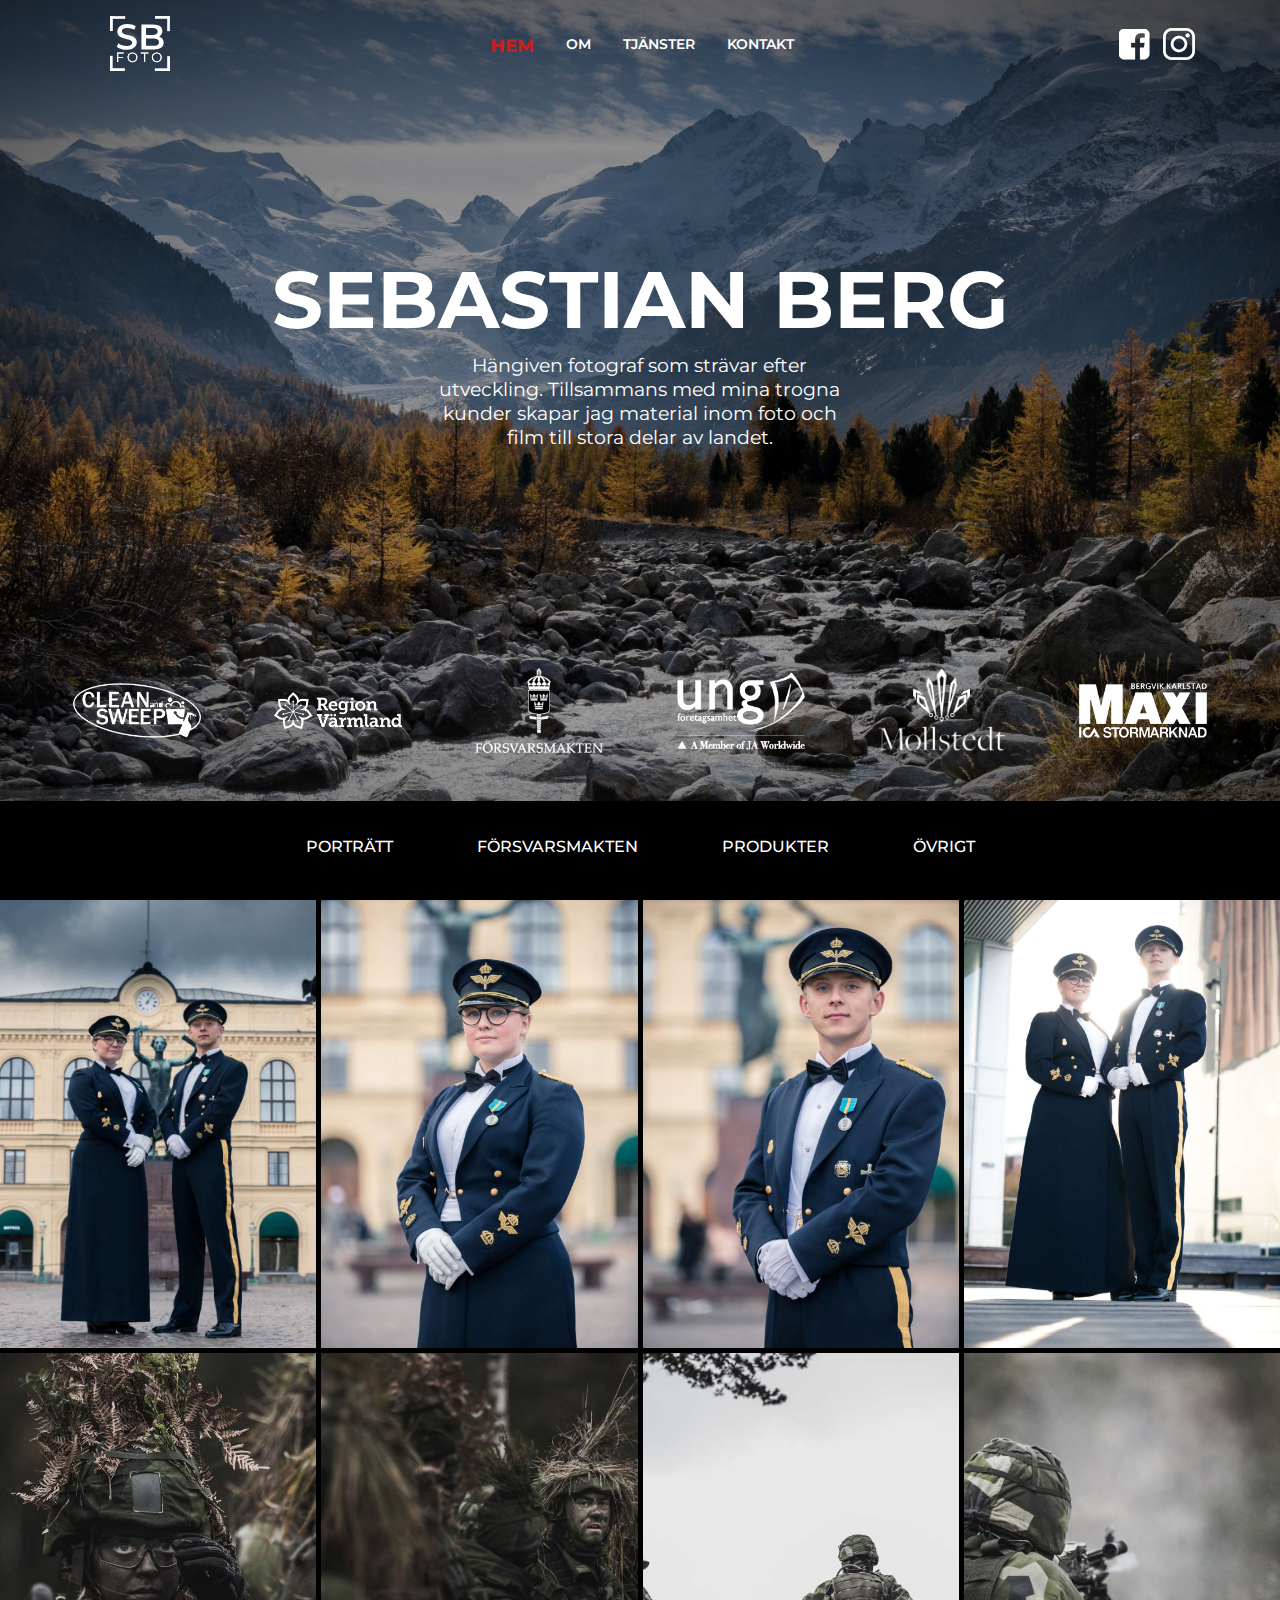
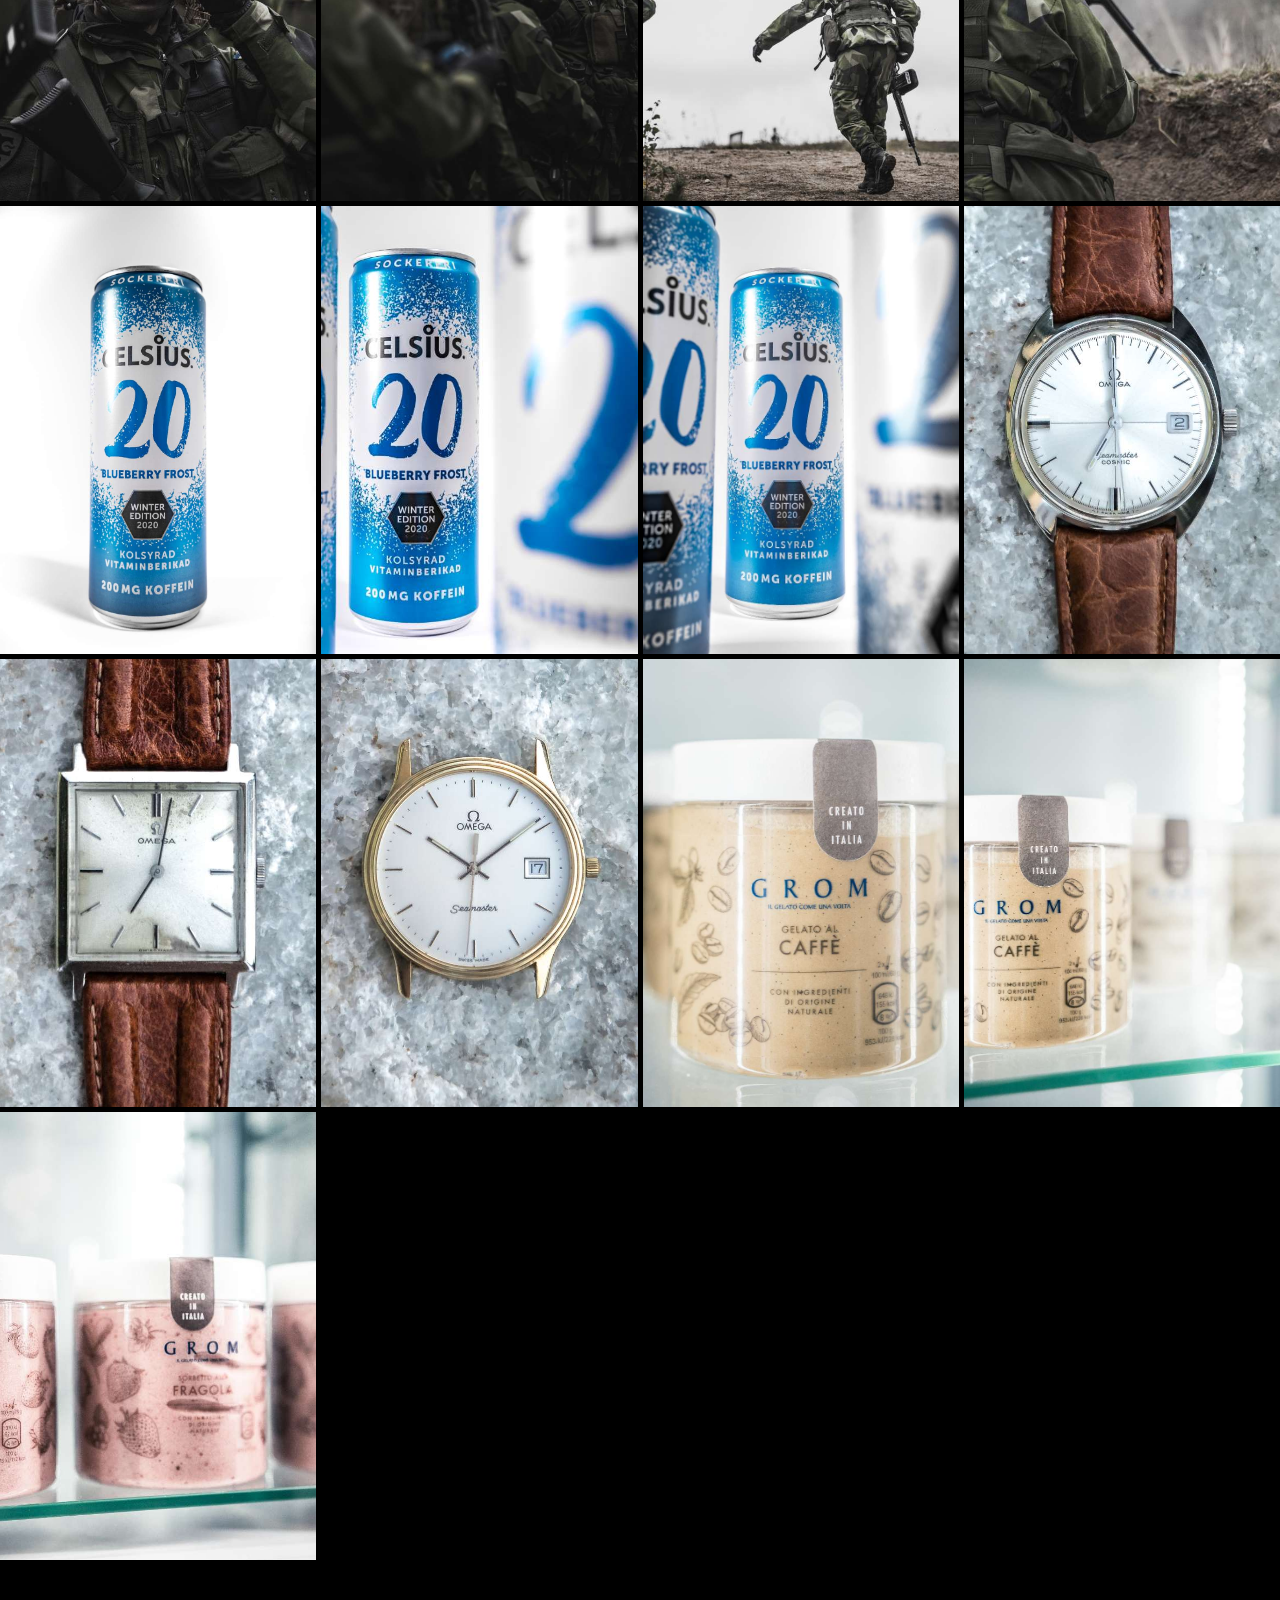
<file: index.html>
<!DOCTYPE html>
<html lang="en">
  <head>
    <!-- Global site tag (gtag.js) - Google Analytics -->
    <script
      async
      src="https://www.googletagmanager.com/gtag/js?id=UA-160723606-2"
    ></script>
    <script>
      window.dataLayer = window.dataLayer || [];
      function gtag() {
        dataLayer.push(arguments);
      }
      gtag("js", new Date());

      gtag("config", "UA-160723606-2");
    </script>
    <link rel="icon" href="favicon.png" />
    <meta property="og:image" content="img/thumbnail.com" />
    <meta charset="UTF-8" />
    <meta name="viewport" content="width=device-width, initial-scale=1.0" />
    <title>Sebastian Berg Foto</title>
    <link rel="stylesheet" href="css/style.css" />
    <link
      href="https://fonts.googleapis.com/css2?family=Montserrat:wght@100;200;300;400;500;600;700;800;900&display=swap"
      rel="stylesheet"
    />
  </head>
  <nav class="navbar">
    <div class="logo"><img src="LOGO.svg" alt="" /></div>
    <div class="navbar-links">
      <ul>
        <li><a class="link active" href="/">HEM</a></li>
        <li><a class="link" href="om">OM</a></li>
        <li><a class="link" href="tjänster">TJÄNSTER</a></li>
        <li><a class="link" href="kontakt">KONTAKT</a></li>
      </ul>
    </div>
    <div class="navbar-links-social">
      <ul>
        <a href="https://www.facebook.com/SebastianBergFoto"
          ><img src="img/facebook.png" alt=""
        /></a>
        <a href="https://www.instagram.com/sebastianbergphotography/"
          ><img src="img/instagram.png" alt=""
        /></a>
      </ul>
    </div>
  </nav>
  <img id="nav-button" src="img/navbutton.png" alt="" />
  <div id="nav-background">
    <nav id="navbar-mobile">
      <div class="logo"><img src="LOGO.svg" alt="" /></div>
      <div class="navbar-links">
        <ul>
          <li><a class="link active" href="/">HEM</a></li>
          <li><a class="link" href="om">OM</a></li>
          <li><a class="link" href="tjänster">TJÄNSTER</a></li>
          <li><a class="link" href="kontakt">KONTAKT</a></li>
        </ul>
      </div>
      <div class="navbar-links-social">
        <ul>
          <a href="https://www.facebook.com/SebastianBergFoto"
            ><img src="img/facebook.png" alt=""
          /></a>
          <a href="https://www.instagram.com/sebastianbergphotography/"
            ><img src="img/instagram.png" alt=""
          /></a>
        </ul>
      </div>
    </nav>
  </div>
  <body>
    <h1 class="logotext">SEBASTIAN BERG</h1>

    <div class="image-container">
      <img class="work" src="img/loggor/Clean And Sweep AB.png" alt="" />
      <img class="work" src="img/loggor/region_varmland_white.png" alt="" />
      <img class="work" src="img/loggor/SVFM.png" alt="" />
      <img
        class="work"
        src="img/loggor/ung_företagssamhet_logga_white.png"
        alt=""
      />
      <img class="work" src="img/loggor/Lager 3.png" alt="" />
      <img
        class="work"
        src="img/loggor/maxi_karlstad_bergvik_cutout_white.png"
        alt=""
      />
    </div>

    <p class="secondarytext">
      Hängiven fotograf som strävar efter utveckling. Tillsammans med mina
      trogna kunder skapar jag material inom foto och film till stora delar av
      landet.
    </p>

    <section class="gallery">
      <div class="link-holder">
        <a href="#porträtt"><h2 class="gallerylinks">PORTRÄTT</h2></a>
        <a href="#försvarsmakten"
          ><h2 class="gallerylinks">FÖRSVARSMAKTEN</h2></a
        >
        <a href="#produkter"><h2 class="gallerylinks">PRODUKTER</h2></a>
        <a href="#"><h2 class="gallerylinks">ÖVRIGT</h2></a>
      </div>
      <div class="gallerygrid">
        <!-- PORTRÄTT-->
        <figure id="porträtt" class="gallery__item gallery__item--0">
          <img
            src="img/Porträtt/Foto Sebastian Berg-8985.jpg"
            class="gallery__img"
            alt="Image 1"
          />
        </figure>

        <figure class="gallery__item gallery__item--0">
          <img
            src="img/Porträtt/Foto Sebastian Berg-9011.jpg"
            class="gallery__img"
            alt="Image 1"
          />
        </figure>
        <figure class="gallery__item gallery__item--0">
          <img
            src="img/Porträtt/Foto Sebastian Berg-9020.jpg"
            class="gallery__img"
            alt="Image 1"
          />
        </figure>

        <figure class="gallery__item gallery__item--0">
          <img
            src="img/Porträtt/Foto Sebastian Berg-9704.jpg"
            class="gallery__img"
            alt="Image 1"
          />
        </figure>

        <!-- FÖRSVARSMAKTEN-->
        <figure id="försvarsmakten" class="gallery__item gallery__item--0">
          <img
            src="img/makten/Foto Sebastian Berg-7631.jpg"
            class="gallery__img"
            alt="Image 2"
          />
        </figure>
        <figure class="gallery__item gallery__item--0">
          <img
            src="img/makten/Foto Sebastian Berg-7635.jpg"
            class="gallery__img"
            alt="Image 3"
          />
        </figure>
        <figure class="gallery__item gallery__item--0">
          <img
            src="img/makten/Foto Sebastian Berg-7709.jpg"
            class="gallery__img"
            alt="Image 3"
          />
        </figure>
        <figure class="gallery__item gallery__item--0">
          <img
            src="img/makten/Foto Sebastian Berg-7748.jpg"
            class="gallery__img"
            alt="Image 3"
          />
        </figure>
        <!-- PRODUKTER-->

        <figure class="gallery__item gallery__item--0">
          <img
            src="img/produkt/Foto Sebastian Berg-1930.jpg"
            class="gallery__img"
            alt="Image 3"
          />
        </figure>

        <figure class="gallery__item gallery__item--0">
          <img
            src="img/produkt/Foto Sebastian Berg-1931.jpg"
            class="gallery__img"
            alt="Image 3"
          />
        </figure>

        <figure id="produkter" class="gallery__item gallery__item--0">
          <img
            src="img/produkt/Foto Sebastian Berg-1933.jpg"
            class="gallery__img"
            alt="Image 3"
          />
        </figure>
        <figure id="produkter" class="gallery__item gallery__item--0">
          <img
            src="img/produkt/Foto Sebastian Berg-5000.jpg"
            class="gallery__img"
            alt="Image 3"
          />
        </figure>
        <figure id="produkter" class="gallery__item gallery__item--0">
          <img
            src="img/produkt/Foto Sebastian Berg-5001.jpg"
            class="gallery__img"
            alt="Image 3"
          />
        </figure>
        <figure id="produkter" class="gallery__item gallery__item--0">
          <img
            src="img/produkt/Foto Sebastian Berg-5003.jpg"
            class="gallery__img"
            alt="Image 3"
          />
        </figure>
        <figure id="produkter" class="gallery__item gallery__item--0">
          <img
            src="img/produkt/Foto Sebastian Berg-6013.jpg"
            class="gallery__img"
            alt="Image 3"
          />
        </figure>
        <figure id="produkter" class="gallery__item gallery__item--0">
          <img
            src="img/produkt/Foto Sebastian Berg-6014.jpg"
            class="gallery__img"
            alt="Image 3"
          />
        </figure>
        <figure id="produkter" class="gallery__item gallery__item--0">
          <img
            src="img/produkt/Foto Sebastian Berg-6016.jpg"
            class="gallery__img"
            alt="Image 3"
          />
        </figure>
      </div>
    </section>
    <script src="js/script.js"></script>
  </body>
</html>
</file>
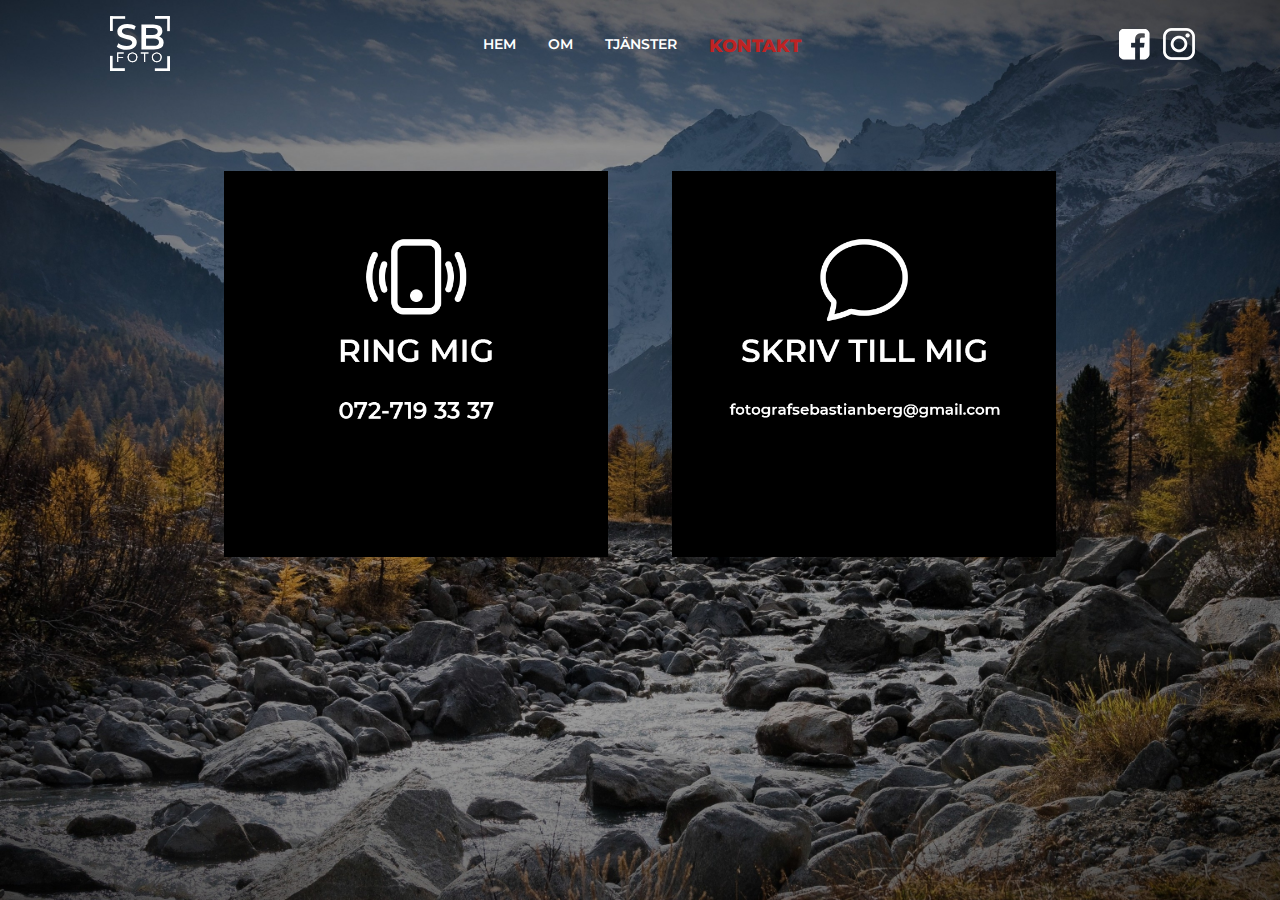
<file: kontakt.html>
<!DOCTYPE html>
<html lang="en">
  <head>
    <!-- Global site tag (gtag.js) - Google Analytics -->
    <script
      async
      src="https://www.googletagmanager.com/gtag/js?id=UA-160723606-2"
    ></script>
    <script>
      window.dataLayer = window.dataLayer || [];
      function gtag() {
        dataLayer.push(arguments);
      }
      gtag("js", new Date());

      gtag("config", "UA-160723606-2");
    </script>
    <script src="js/tjänster.js"></script>
    <link rel="icon" href="favicon.png" />
    <meta property="og:image" content="img/thumbnail.com" />
    <meta charset="UTF-8" />
    <meta name="viewport" content="width=device-width, initial-scale=1.0" />
    <title>Sebastian Berg Foto</title>
    <link rel="stylesheet" href="css/thirdstyle.css" />
    <link
      href="https://fonts.googleapis.com/css2?family=Montserrat:wght@100;200;300;400;500;600;700;800;900&display=swap"
      rel="stylesheet"
    />
  </head>
  <nav class="navbar">
    <div class="logo"><img src="LOGO.svg" alt="" /></div>
    <div class="navbar-links">
      <ul>
        <li><a class="link" href="/">HEM</a></li>
        <li><a class="link" href="om">OM</a></li>
        <li><a class="link" href="tjänster">TJÄNSTER</a></li>
        <li><a class="link active" href="kontakt">KONTAKT</a></li>
      </ul>
    </div>
    <div class="navbar-links-social">
      <ul>
        <a href="https://www.facebook.com/SebastianBergFoto"
          ><img src="img/facebook.png" alt=""
        /></a>
        <a href="https://www.instagram.com/sebastianbergphotography/"
          ><img src="img/instagram.png" alt=""
        /></a>
      </ul>
    </div>
  </nav>
  <img id="nav-button" src="img/navbutton.png" alt="" />
  <div id="nav-background">
    <nav id="navbar-mobile">
      <div class="logo"><img src="LOGO.svg" alt="" /></div>
      <div class="navbar-links">
        <ul>
          <li><a class="link" href="/">HEM</a></li>
          <li><a class="link" href="om">OM</a></li>
          <li><a class="link" href="tjänster">TJÄNSTER</a></li>
          <li><a class="link active" href="kontakt">KONTAKT</a></li>
        </ul>
      </div>
      <div class="navbar-links-social">
        <ul>
          <a href="https://www.facebook.com/SebastianBergFoto"
            ><img src="img/facebook.png" alt=""
          /></a>
          <a href="https://www.instagram.com/sebastianbergphotography/"
            ><img src="img/instagram.png" alt=""
          /></a>
        </ul>
      </div>
    </nav>
  </div>
  <body>
    <div class="kontakt">
      <img src="img/website/ring.png" alt="" />
      <img src="img/website/mail.png" alt="" />
    </div>
    <script src="js/script.js"></script>
  </body>
</html>
</file>
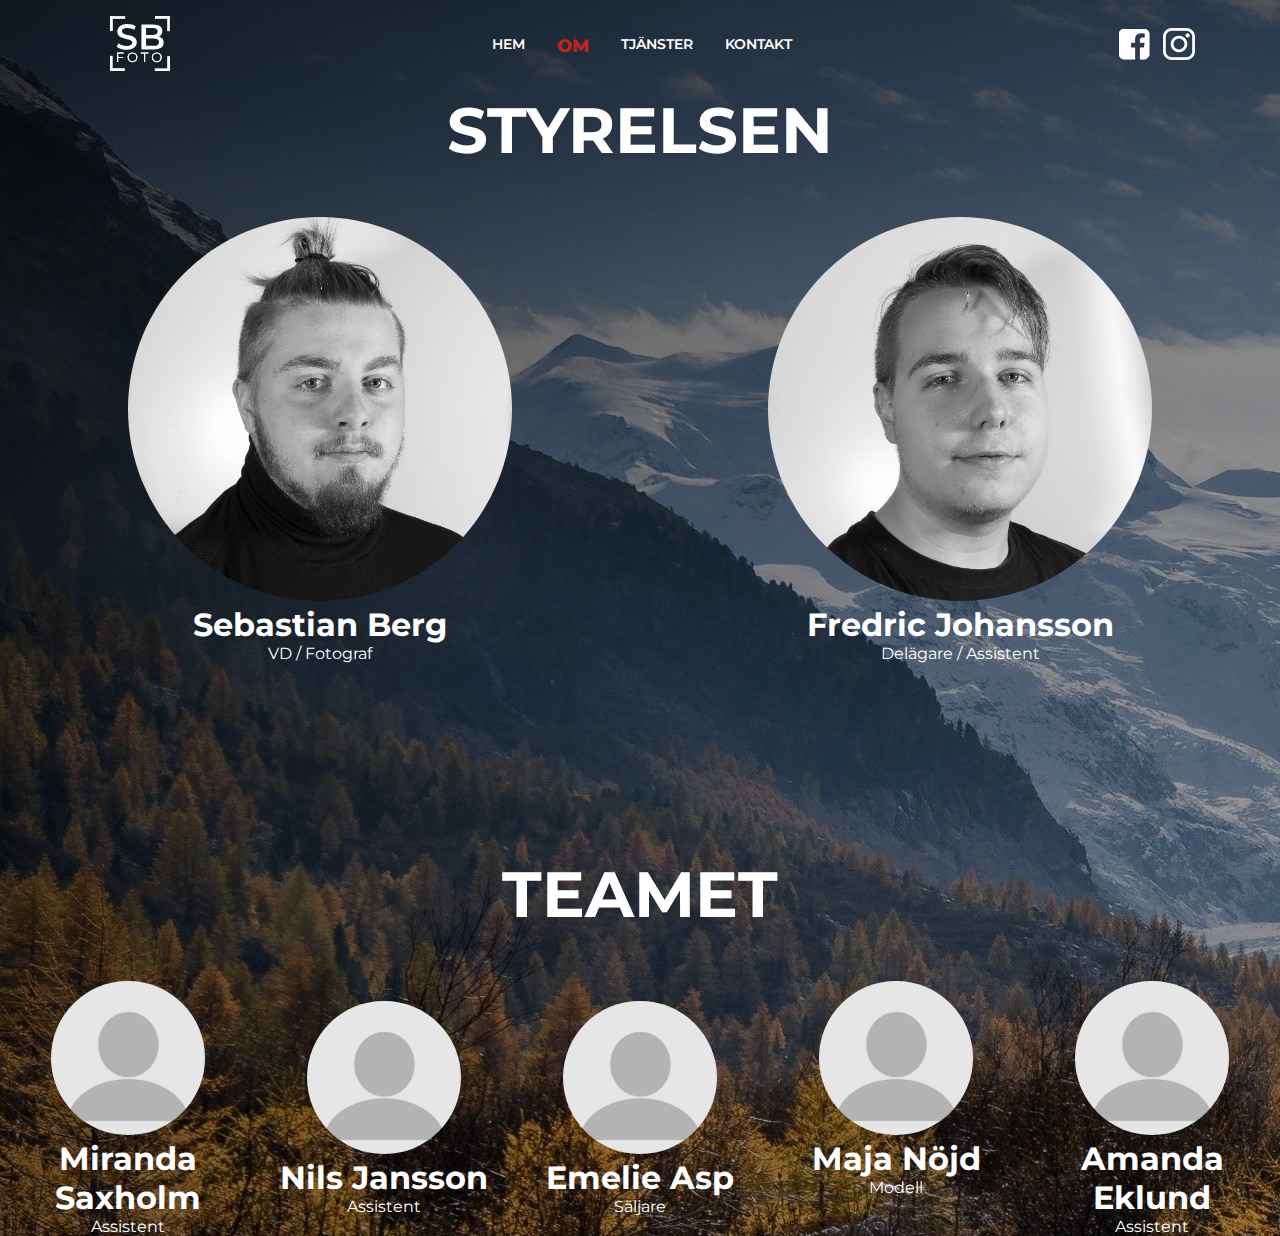
<file: om.html>
<!DOCTYPE html>
<html lang="en">
  <head>
    <!-- Global site tag (gtag.js) - Google Analytics -->
    <script
      async
      src="https://www.googletagmanager.com/gtag/js?id=UA-160723606-2"
    ></script>
    <script>
      window.dataLayer = window.dataLayer || [];
      function gtag() {
        dataLayer.push(arguments);
      }
      gtag("js", new Date());

      gtag("config", "UA-160723606-2");
    </script>
    <script src="js/tjänster.js"></script>
    <link rel="icon" href="favicon.png" />
    <meta property="og:image" content="img/thumbnail.com" />
    <meta charset="UTF-8" />
    <meta name="viewport" content="width=device-width, initial-scale=1.0" />
    <title>Sebastian Berg Foto</title>
    <link rel="stylesheet" href="css/aboutstyle.css" />
    <link
      href="https://fonts.googleapis.com/css2?family=Montserrat:wght@100;200;300;400;500;600;700;800;900&display=swap"
      rel="stylesheet"
    />
  </head>
  <nav class="navbar">
    <div class="logo"><img src="LOGO.svg" alt="" /></div>
    <div class="navbar-links">
      <ul>
        <li><a class="link" href="/">HEM</a></li>
        <li><a class="link active" href="om">OM</a></li>
        <li><a class="link" href="tjänster">TJÄNSTER</a></li>
        <li><a class="link" href="kontakt">KONTAKT</a></li>
      </ul>
    </div>
    <div class="navbar-links-social">
      <ul>
        <a href="https://www.facebook.com/SebastianBergFoto"
          ><img src="img/facebook.png" alt=""
        /></a>
        <a href="https://www.instagram.com/sebastianbergphotography/"
          ><img src="img/instagram.png" alt=""
        /></a>
      </ul>
    </div>
  </nav>
  <img id="nav-button" src="img/navbutton.png" alt="" />
  <div id="nav-background">
    <nav id="navbar-mobile">
      <div class="logo"><img src="LOGO.svg" alt="" /></div>
      <div class="navbar-links">
        <ul>
          <li><a class="link" href="/">HEM</a></li>
          <li><a class="link active" href="om">OM</a></li>
          <li><a class="link" href="tjänster">TJÄNSTER</a></li>
          <li><a class="link" href="kontakt">KONTAKT</a></li>
        </ul>
      </div>
      <div class="navbar-links-social">
        <ul>
          <a href="https://www.facebook.com/SebastianBergFoto"
            ><img src="img/facebook.png" alt=""
          /></a>
          <a href="https://www.instagram.com/sebastianbergphotography/"
            ><img src="img/instagram.png" alt=""
          /></a>
        </ul>
      </div>
    </nav>
  </div>
  <body>
    <h1 id="titel">STYRELSEN</h1>
    <div class="images">
      <div class="image1">
        <a href="#"><img src="img/website/Sebastian.jpg" alt="" /></a>
        <h1>Sebastian Berg</h1>
        <p>VD / Fotograf</p>
      </div>
      <div class="image2">
        <a href="#"><img src="img/website/Fredric.jpg" alt="" /></a>
        <h1>Fredric Johansson</h1>
        <p>Delägare / Assistent</p>
      </div>
    </div>
    <h1 id="titel">TEAMET</h1>
    <div class="images">
      <div class="image1">
        <a href="#"><img src="img/website/empty.png" alt="" /></a>
        <h1>Miranda Saxholm</h1>
        <p>Assistent</p>
      </div>
      <div class="image2">
        <a href="#"><img src="img/website/empty.png" alt="" /></a>
        <h1>Nils Jansson</h1>
        <p>Assistent</p>
      </div>
      <div class="image3">
        <a href="#"><img src="img/website/empty.png " alt="" /></a>
        <h1>Emelie Asp</h1>
        <p>Säljare</p>
      </div>
      <div class="image4">
        <a href="#"><img src="img/website/empty.png " alt="" /></a>
        <h1>Maja Nöjd</h1>
        <p>Modell</p>
      </div>

      <div class="image5">
        <a href="#"><img src="img/website/empty.png" alt="" /></a>
        <h1>Amanda Eklund</h1>
        <p>Assistent</p>
      </div>
    </div>

    <script src="js/script.js"></script>
  </body>
</html>
</file>
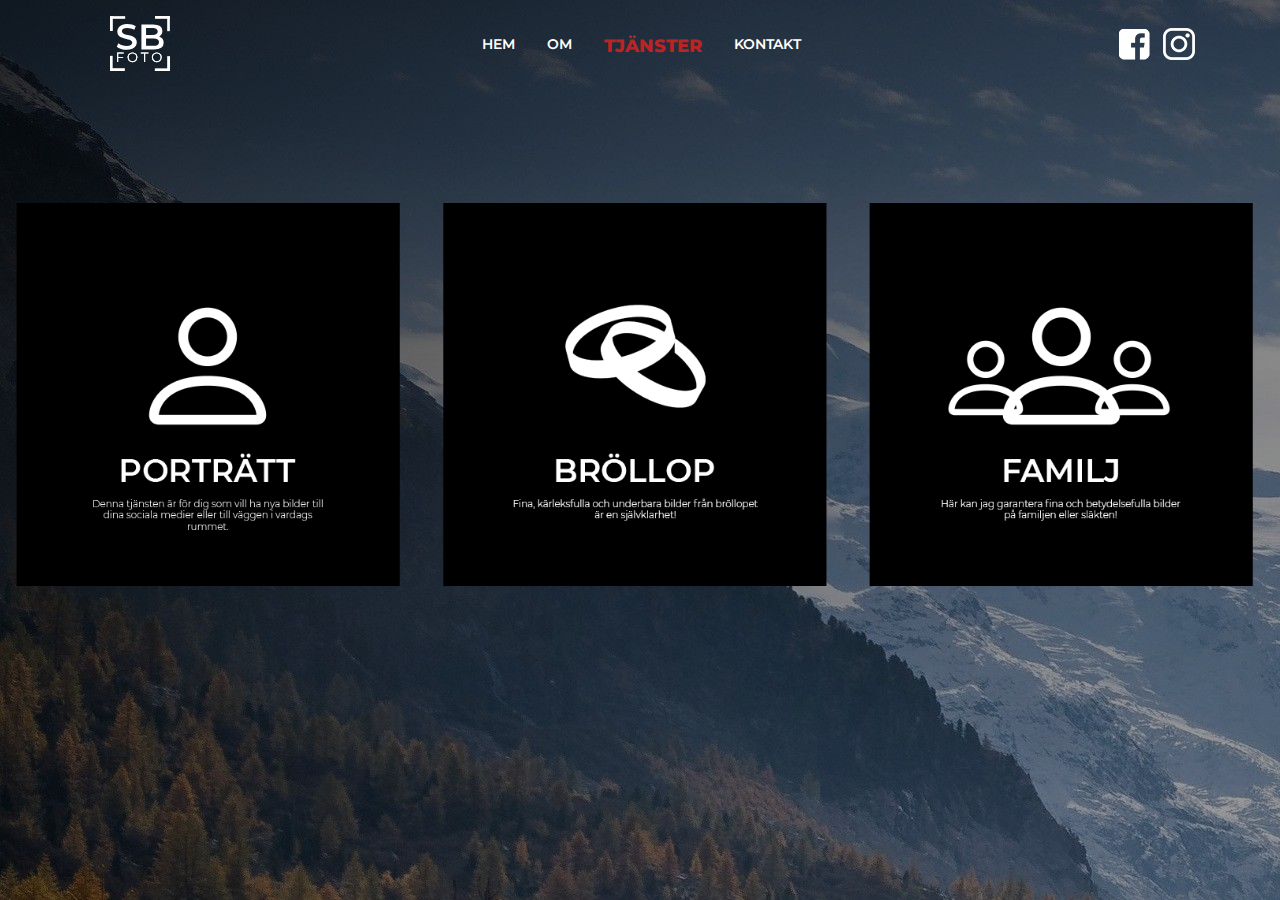
<file: tjänster.html>
<!DOCTYPE html>
<html lang="en">
  <head>
    <!-- Global site tag (gtag.js) - Google Analytics -->
    <script
      async
      src="https://www.googletagmanager.com/gtag/js?id=UA-160723606-2"
    ></script>
    <script>
      window.dataLayer = window.dataLayer || [];
      function gtag() {
        dataLayer.push(arguments);
      }
      gtag("js", new Date());

      gtag("config", "UA-160723606-2");
    </script>
    <script src="js/tjänster.js"></script>
    <link rel="icon" href="favicon.png" />
    <meta property="og:image" content="img/thumbnail.com" />
    <meta charset="UTF-8" />
    <meta name="viewport" content="width=device-width, initial-scale=1.0" />
    <title>Sebastian Berg Foto</title>
    <link rel="stylesheet" href="css/secondstyle.css" />
    <link
      href="https://fonts.googleapis.com/css2?family=Montserrat:wght@100;200;300;400;500;600;700;800;900&display=swap"
      rel="stylesheet"
    />
  </head>
  <nav class="navbar">
    <div class="logo"><img src="LOGO.svg" alt="" /></div>
    <div class="navbar-links">
      <ul>
        <li><a class="link" href="/">HEM</a></li>
        <li><a class="link" href="om">OM</a></li>
        <li><a class="link active" href="tjänster">TJÄNSTER</a></li>
        <li><a class="link" href="kontakt">KONTAKT</a></li>
      </ul>
    </div>
    <div class="navbar-links-social">
      <ul>
        <a href="https://www.facebook.com/SebastianBergFoto"
          ><img src="img/facebook.png" alt=""
        /></a>
        <a href="https://www.instagram.com/sebastianbergphotography/"
          ><img src="img/instagram.png" alt=""
        /></a>
      </ul>
    </div>
  </nav>
  <img id="nav-button" src="img/navbutton.png" alt="" />
  <div id="nav-background">
    <nav id="navbar-mobile">
      <div class="logo"><img src="LOGO.svg" alt="" /></div>
      <div class="navbar-links">
        <ul>
          <li><a class="link" href="/">HEM</a></li>
          <li><a class="link" href="om">OM</a></li>
          <li><a class="link active" href="tjänster">TJÄNSTER</a></li>
          <li><a class="link" href="kontakt">KONTAKT</a></li>
        </ul>
      </div>
      <div class="navbar-links-social">
        <ul>
          <a href="https://www.facebook.com/SebastianBergFoto"
            ><img src="img/facebook.png" alt=""
          /></a>
          <a href="https://www.instagram.com/sebastianbergphotography/"
            ><img src="img/instagram.png" alt=""
          /></a>
        </ul>
      </div>
    </nav>
  </div>
  <body>
    <div id="square1">
      <a href="tjänster"
        ><img id="arrow" src="img/arrow-up-circle.svg" alt=""
      /></a>
      <h1 id="headertext">PORTRÄTT</h1>
      <h1 id="paket">Paket 1: <span> 499kr</span></h1>
      <h1 id="subpaket">3 Digitala Bilder</h1>
      <h1 id="paket">Paket 2: <span> 799kr</span></h1>
      <h1 id="subpaket">5 Digitala Bilder</h1>
      <h1 id="paket">Paket 3: <span>1099kr</span></h1>
      <h1 id="subpaket">7 Digitala Bilder</h1>
      <h1 id="merpaket">
        Vill du lägga till bilder på ditt paket? Det kostar 200kr/bild.
      </h1>
    </div>
    <div id="square2">
      <a href="tjänster"
        ><img id="arrow" src="img/arrow-up-circle.svg" alt=""
      /></a>
      <h1 id="headertext">BRÖLLOP</h1>
      <h1 id="paket">Paket 1: <span> 3000kr</span></h1>
      <h1 id="subpaket">1 Timme</h1>
      <h1 id="paket">Paket 2: <span> 7000kr</span></h1>
      <h1 id="subpaket">3 Timmar</h1>
      <h1 id="paket">Paket 3: <span> 12000kr</span></h1>
      <h1 id="subpaket">Heldag</h1>
      <h1 id="merpaket">Fotograferande av svensexa ingår i paket 2 & 3</h1>
    </div>
    <div id="square3">
      <a href="tjänster"
        ><img id="arrow" src="img/arrow-up-circle.svg" alt=""
      /></a>
      <h1 id="headertext">FAMILJ</h1>
      <h1 id="paket">Paket 1: <span> 699kr</span></h1>
      <h1 id="subpaket">3 Digitala Bilder</h1>
      <h1 id="paket">Paket 2: <span> 999kr</span></h1>
      <h1 id="subpaket">5 Digitala Bilder</h1>
      <h1 id="paket">Paket 3: <span>1299kr</span></h1>
      <h1 id="subpaket">7 Digitala Bilder</h1>
      <h1 id="merpaket">
        Vill du lägga till bilder på ditt paket? Det kostar 200kr/bild.
      </h1>
    </div>
    <div id="img-container">
      <a onclick="myFunction()" href="#"
        ><img src="img/website/porträtt.png" alt=""
      /></a>
      <a onclick="myFunction1()" href="#"
        ><img src="img/website/bröllop.png" alt=""
      /></a>
      <a onclick="myFunction2()" href="#"
        ><img src="img/website/familj.png" alt=""
      /></a>
    </div>

    <script src="js/script.js"></script>
  </body>
</html>
</file>
<file: css/style.css>
* {
  font-family: "Montserrat", sans-serif;

  margin: 0;
  padding: 0;
  scroll-behavior: smooth;
  color: white;
}

body {
  background-color: black;
  scroll-behavior: smooth;
  background-image: url(../img/background.jpg);
  background-position: bottom;
  background-repeat: no-repeat;
  background-size: cover;
  height: 100vh;
  width: 100%;
}

.logo img {
  width: 100%;
}

#nav-button {
  display: none;
}

.navbar {
  display: flex;
  justify-content: space-between;
  align-items: center;
  padding: 1rem 5rem;
}

#navbar-mobile {
  display: none;
}

.navbar-links ul {
  margin: 0;
  padding: 0;
  display: flex;
}

.navbar-links li {
  list-style: none;
  font-weight: 600;
  font-size: 0.9rem;
  letter-spacing: 0x;
  transition: 0.2s ease-in-out;
}

.navbar-links li:hover {
  font-size: 1.1rem;
  font-weight: 800;
}

.navbar-links-social img {
  padding: 0.3rem;
}

.navbar-links li a {
  text-decoration: none;
  padding: 1rem;
  display: block;
}

.logo {
  width: 60px;
  padding-left: 30px;
  transition: 0.2s ease-in-out;
}

.logo:hover {
  width: 70px;
}

#link {
  padding: 0px 15px;
  display: flex;
  justify-content: center;
}

.active {
  color: #be2323;
  font-size: 1.1rem;
  font-weight: 800;
}

.logotext {
  display: flex;
  justify-content: center;
  align-items: center;
  margin-top: 10rem;
  font-size: 5rem;
  text-align: center;
  margin-bottom: -5rem;
}

.secondarytext {
  display: flex;
  justify-content: space-evenly;
  text-align: center;
  font-size: 1.2rem;
  margin-bottom: 22rem;
  transform-origin: center;
  margin-left: auto;
  margin-right: auto;
  width: 33%;
}

.image-container {
  display: flex;
  flex-direction: row;
  align-items: center;
  justify-content: space-evenly;
  position: relative;
  top: 25rem;
}

.image-container img {
  width: 10%;
  align-self: center;
}

.gallerygrid {
  display: grid;
  grid-template-columns: repeat(4, 1fr);
  grid-template-rows: repeat(9, 35vw);
  grid-gap: 5px;
}

.gallery__img {
  width: 100%;
  height: 100%;
  object-fit: cover;
}

.gallery {
  background: black;
  height: 100vh;
  width: 100%;
  margin-top: 15rem;
}

.link-holder {
  position: relative;
  text-align: center;
  top: 4%;
}

.gallerylinks {
  text-align: center;
  display: inline-block;
  margin-bottom: 5rem;
  font-size: 1rem;
  font-weight: 500;
  padding: 0px 40px;
  transition: 0.2s ease-in-out;
}

.gallerylinks:hover {
  font-size: 1.2rem;
}

@media screen and (max-width: 768px) {
  .secondarytext {
    width: 80%;
    margin-top: 50px;
  }
}

@media screen and (max-width: 500px) {
  .secondarytext {
    width: 80%;
    font-size: 0.8rem;
  }

  #nav-background {
    background-color: black;
    width: 250px;
    height: 200vh;
    position: fixed;
    top: 0;
    left: -20rem;
    z-index: 1;
    transition: 0.4s ease-in-out;
  }

  #nav-button {
    position: absolute;
    width: 40px;
    top: 25px;
    right: 25px;
    padding: 0;
    margin: 0;
    display: block;
    cursor: pointer;
  }

  #navbar-mobile {
    display: flex;
    justify-content: space-between;
    flex-direction: column;
    align-items: center;
    padding: 4rem 5rem;
    position: fixed;
    left: -20rem;
    transition: 0.4s ease-in-out;
    width: 25%;
    height: 42%;
    z-index: 1;
    top: 0;
  }

  .gallerylinks {
    margin: 0;
    padding: 0;
    display: block;
    padding-bottom: 5px;
  }

  .gallery a {
    text-decoration: none;
  }

  .logo {
    position: relative;
    margin-right: 25px;
  }

  .navbar-links ul {
    margin: 0;
    padding: 0;
    display: flex;
    flex-direction: column;
    align-items: center;
  }

  .logotext {
    font-size: 2.5rem;
    margin-bottom: -2rem;
  }

  .navbar {
    display: none;
  }

  .image-container {
    display: none;
  }

  .gallerygrid {
    display: grid;
    grid-template-columns: repeat(2, 1fr);
    grid-template-rows: repeat(9, 70vw);
    grid-gap: 5px;
    position: relative;
    top: 50px;
  }

  .gallery {
    background: black;
    height: 100vh;
    width: 100%;
    margin-top: -11rem;
  }
}
</file>
<file: css/thirdstyle.css>
* {
  font-family: "Montserrat", sans-serif;
  margin: 0;
  padding: 0;
  scroll-behavior: smooth;
  color: white;
}

body {
  height: 100vh;
  background-color: black;
  scroll-behavior: smooth;
  background-image: url(../img/background.jpg);
  background-position: bottom;
  background-repeat: repeat;
  background-size: cover;
  height: 100vh;
  width: 100%;
}

.active {
  color: #be2323;
  font-size: 1.1rem;
  font-weight: 800;
}

.logo img {
  width: 100%;
}

#nav-button {
  display: none;
}

.navbar {
  display: flex;
  justify-content: space-between;
  align-items: center;
  padding: 1rem 5rem;
}

#navbar-mobile {
  display: none;
}

.navbar-links ul {
  margin: 0;
  padding: 0;
  display: flex;
}

.navbar-links li {
  list-style: none;
  font-weight: 600;
  font-size: 0.9rem;
  letter-spacing: 0x;
  transition: 0.2s ease-in-out;
}

.navbar-links li:hover {
  font-size: 1.1rem;
  font-weight: 800;
}

.navbar-links-social img {
  padding: 0.3rem;
}

.navbar-links li a {
  text-decoration: none;
  padding: 1rem;
  display: block;
}

.logo {
  width: 60px;
  padding-left: 30px;
  transition: 0.2s ease-in-out;
}

.logo:hover {
  width: 70px;
}

.kontakt {
  display: flex;
  justify-content: center;
  flex-direction: row;
  align-items: center;
}

.kontakt img {
  padding: 0rem 2rem;
  margin-top: 5rem;
  width: 30%;
}

#link {
  padding: 0px 15px;
  display: flex;
  justify-content: center;
}

@media screen and (max-width: 768px) {
  .kontakt {
    display: flex;
    justify-content: center;
    flex-direction: column;
    align-items: center;
  }

  .kontakt img {
    padding: 0rem 1rem;
    margin-top: 2rem;
    width: 50%;
  }
}

@media screen and (max-width: 500px) {
  #nav-background {
    background-color: black;
    width: 250px;
    height: 200vh;
    position: fixed;
    top: 0;
    left: -20rem;
    z-index: 1;
    transition: 0.4s ease-in-out;
  }

  #nav-button {
    position: absolute;
    width: 40px;
    top: 25px;
    right: 25px;
    padding: 0;
    margin: 0;
    display: block;
    cursor: pointer;
  }

  #navbar-mobile {
    display: flex;
    justify-content: space-between;
    flex-direction: column;
    align-items: center;
    padding: 4rem 5rem;
    position: fixed;
    left: -20rem;
    transition: 0.4s ease-in-out;
    width: 25%;
    height: 42%;
    z-index: 1;
    top: 0;
  }

  .logo {
    position: relative;
    margin-right: 25px;
  }

  .navbar {
    display: none;
  }

  .navbar-links ul {
    margin: 0;
    padding: 0;
    display: flex;
    flex-direction: column;
    align-items: center;
  }

  .kontakt {
    display: flex;
    justify-content: center;
    flex-direction: column;
    align-items: center;
    text-align: justify;
  }

  .kontakt img {
    padding: 0rem 1rem;
    margin-top: 2rem;
    width: 80%;
  }
}
</file>
<file: css/aboutstyle.css>
* {
  font-family: "Montserrat", sans-serif;
  margin: 0;
  padding: 0;
  scroll-behavior: smooth;
  color: white;
}

body {
  height: 100vh;
  background-color: black;
  scroll-behavior: smooth;
  background-image: url(../img/background.jpg);
}

.logo img {
  width: 100%;
}

#nav-button {
  display: none;
}

.navbar {
  display: flex;
  justify-content: space-between;
  align-items: center;
  padding: 1rem 5rem;
}

#navbar-mobile {
  display: none;
}

.navbar-links ul {
  margin: 0;
  padding: 0;
  display: flex;
}

.navbar-links li {
  list-style: none;
  font-weight: 600;
  font-size: 0.9rem;
  letter-spacing: 0x;
  transition: 0.2s ease-in-out;
}

.navbar-links li:hover {
  font-size: 1.1rem;
  font-weight: 800;
}

.navbar-links-social img {
  padding: 0.3rem;
}

.navbar-links li a {
  text-decoration: none;
  padding: 1rem;
  display: block;
}

.logo {
  width: 60px;
  padding-left: 30px;
  transition: 0.2s ease-in-out;
}

.logo:hover {
  width: 70px;
}

p {
  color: white;
  text-align: center;
}

.images {
  display: flex;
  text-align: center;
  position: relative;
  top: 8rem;
  margin-bottom: 20rem;
  margin-top: -5rem;
}

#titel {
  text-align: center;
  font-size: 4rem;
}
.images img {
  width: 60%;
  border-radius: 50%;
  transition: 0.2s ease-in-out;
  filter: grayscale(100%);
}

.images img:hover {
  filter: grayscale(0%);
}

.image1 {
  display: flex;
  justify-content: space-evenly;
  align-items: center;
  justify-content: center;
  flex-direction: column;
}
.image2 {
  display: flex;
  justify-content: space-evenly;
  align-items: center;
  justify-content: center;
  flex-direction: column;
}
.image3 {
  display: flex;
  justify-content: space-evenly;
  align-items: center;
  justify-content: center;
  flex-direction: column;
}

.active {
  color: #be2323;
  font-size: 1.1rem;
  font-weight: 800;
}

#link {
  padding: 0px 15px;
  display: flex;
  justify-content: center;
}

@media screen and (max-width: 768px) {
  .kontakt {
    display: flex;
    justify-content: center;
    flex-direction: column;
    align-items: center;
  }

  .images {
    display: flex;
    flex-direction: column;
    position: relative;
    top: 0px;
  }

  .images img {
    width: 25%;
  }

  h1,
  p {
    font-size: 100%;
  }
}

@media screen and (max-width: 500px) {
  #titel {
    margin-top: 5rem;
    text-align: center;
    font-size: 4rem;
  }

  .images {
    display: flex;
    text-align: center;
    position: relative;
    top: 8rem;
    margin-bottom: 20rem;
    margin-top: -5rem;
  }
  #nav-background {
    background-color: black;
    width: 250px;
    height: 200vh;
    position: fixed;
    top: 0;
    left: -20rem;
    z-index: 1;
    transition: 0.4s ease-in-out;
  }

  #nav-button {
    position: absolute;
    width: 40px;
    top: 25px;
    right: 25px;
    padding: 0;
    margin: 0;
    display: block;
    cursor: pointer;
  }

  #navbar-mobile {
    display: flex;
    justify-content: space-between;
    flex-direction: column;
    align-items: center;
    padding: 4rem 5rem;
    position: fixed;
    left: -20rem;
    transition: 0.4s ease-in-out;
    width: 25%;
    height: 42%;
    z-index: 1;
    top: 0;
  }

  .navbar-links ul {
    margin: 0;
    padding: 0;
    display: flex;
    flex-direction: column;
    align-items: center;
  }

  .logo {
    position: relative;
    margin-right: 25px;
  }

  .navbar {
    display: none;
  }

  .kontakt {
    display: flex;
    justify-content: center;
    flex-direction: column;
    align-items: center;
  }

  .kontakt img {
    padding: 0rem 1rem;
    margin-top: 2rem;
    width: 80%;
  }
}
</file>
<file: css/secondstyle.css>
* {
  font-family: "Montserrat", sans-serif;
  margin: 0;
  padding: 0;
  scroll-behavior: smooth;
  color: white;
}

body {
  height: 100vh;
  background-color: black;
  scroll-behavior: smooth;
  background-image: url(../img/background.jpg);
}

.logo img {
  width: 100%;
}

#nav-button {
  display: none;
}

.navbar {
  display: flex;
  justify-content: space-between;
  align-items: center;
  padding: 1rem 5rem;
}

#navbar-mobile {
  display: none;
}

.navbar-links ul {
  margin: 0;
  padding: 0;
  display: flex;
}

.navbar-links li {
  list-style: none;
  font-weight: 600;
  font-size: 0.9rem;
  letter-spacing: 0x;
  transition: 0.2s ease-in-out;
}

.navbar-links li:hover {
  font-size: 1.1rem;
  font-weight: 800;
}

.navbar-links-social img {
  padding: 0.3rem;
}

.navbar-links li a {
  text-decoration: none;
  padding: 1rem;
  display: block;
}

.logo {
  width: 60px;
  padding-left: 30px;
  transition: 0.2s ease-in-out;
}

.logo:hover {
  width: 70px;
}

.active {
  color: #be2323;
  font-size: 1.1rem;
  font-weight: 800;
}

#square1 {
  background-color: black;
  width: 500px;
  height: 750px;
  display: block;
  margin-left: auto;
  margin-right: auto;
  position: relative;
  top: 100px;
  display: none;
}

#arrow {
  transform: rotate(-90deg);
  width: 8%;
  position: relative;
  top: 95px;
  left: 20px;
  z-index: 1;
}

#square2 {
  background-color: black;
  width: 500px;
  height: 750px;
  display: block;
  margin-left: auto;
  margin-right: auto;
  margin-top: 1rem;
  position: relative;
  top: 100px;
  display: none;
}

#square3 {
  background-color: black;
  width: 500px;
  height: 750px;
  display: block;
  margin-left: auto;
  margin-right: auto;
  margin-top: 1rem;
  position: relative;
  top: 100px;
  display: none;
}

#merpaket {
  text-align: center;
  position: relative;
  top: 40px;
  margin-top: 5rem;
  font-weight: 600;
  font-size: 1rem;
}

#headertext {
  text-align: center;
  position: relative;
  top: 40px;
  font-size: 3rem;
}
#paket {
  text-align: center;
  position: relative;
  top: 40px;
  font-weight: 300;
  font-size: 3rem;
  padding: 2rem 0rem;
}

span {
  font-weight: 600;
}

#subpaket {
  text-align: center;
  position: relative;
  font-weight: 300;
  font-size: 2rem;
}

#img-container {
  display: flex;
  flex-direction: row;
  align-items: center;
  justify-content: center;
  margin-top: 7rem;
}

#img-container img {
  width: 90%;
  padding: 0rem 1rem;
  transition: 0.2s ease-in-out;
  align-self: auto;
}

#img-container img:hover {
  transform: scale(0.95);
}

@media screen and (max-width: 1280px) {
  #square1 {
    margin-top: -1rem;
    display: none;
  }

  #square2 {
    margin-top: -1rem;
    display: none;
  }

  #square3 {
    margin-top: -1rem;
    display: none;
  }

  #merpaket {
    top: -10px;
  }
}

@media screen and (max-width: 768px) {
  #img-container {
    display: flex;
    flex-direction: column;
    align-items: center;
    justify-content: center;
    margin-top: 5rem;
  }

  #img-container img {
    width: 60%;
    padding: 0rem 1rem;
    margin-left: 50px;
    transition: 0.2s ease-in-out;
    align-self: auto;
  }
}

@media screen and (max-width: 500px) {
  #nav-background {
    background-color: black;
    width: 250px;
    height: 200vh;
    position: fixed;
    top: 0;
    left: -20rem;
    z-index: 2;
    transition: 0.4s ease-in-out;
  }

  #square1 {
    position: relative;
    top: 150px;
    width: 370px;
    height: 700px;
  }
  #square2 {
    position: relative;
    top: 150px;
    width: 370px;
    height: 700px;
  }
  #square3 {
    position: relative;
    top: 150px;
    width: 370px;
    height: 700px;
  }

  #img-container img:hover {
    transform: scale(0.95);
  }

  #nav-button {
    position: absolute;
    width: 45px;
    top: 25px;
    right: 45px;
    padding: 0;
    margin: 0;
    display: block;
    cursor: pointer;
    z-index: 2;
  }

  #navbar-mobile {
    display: flex;
    justify-content: space-between;
    flex-direction: column;
    align-items: center;
    padding: 4rem 5rem;
    position: fixed;
    left: -20rem;
    transition: 0.4s ease-in-out;
    width: 25%;
    height: 42%;
    z-index: 2;
    top: 0;
  }

  .logo {
    position: relative;
    margin-right: 25px;
  }

  .navbar-links ul {
    margin: 0;
    padding: 0;
    display: flex;
    flex-direction: column;
    align-items: center;
  }

  .navbar {
    display: none;
  }
}
</file>
